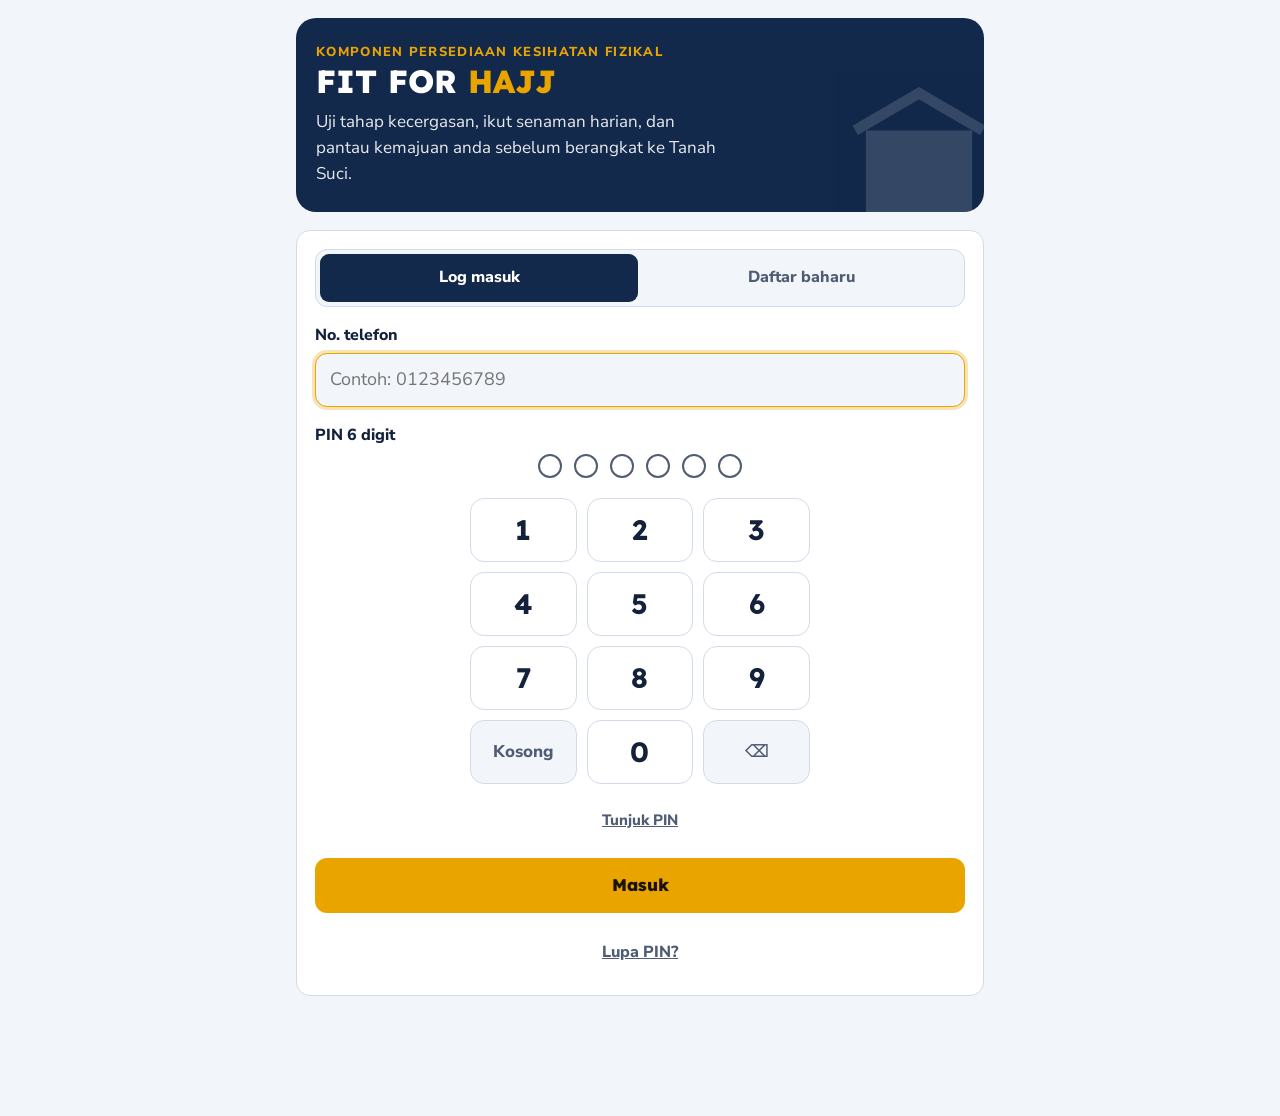
<file: frontend/index.html>
<!doctype html>
<html lang="ms">
<head>
<meta charset="utf-8">
<meta name="viewport" content="width=device-width, initial-scale=1, viewport-fit=cover">
<meta name="theme-color" content="#13294B">
<title>FIT FOR HAJJ · Log Masuk</title>
<link rel="icon" href="data:image/svg+xml,%3Csvg xmlns='http://www.w3.org/2000/svg' viewBox='0 0 32 32'%3E%3Crect x='6' y='11' width='20' height='17' rx='1.5' fill='%230B0B0B' stroke='%23E9A400' stroke-width='1.5'/%3E%3Crect x='6' y='15' width='20' height='3' fill='%23E9A400'/%3E%3Cpath d='M4 11 16 4l12 7' fill='none' stroke='%23E9A400' stroke-width='2'/%3E%3C/svg%3E">
<link rel="preconnect" href="https://fonts.googleapis.com">
<link rel="preconnect" href="https://fonts.gstatic.com" crossorigin>
<link rel="stylesheet" href="https://fonts.googleapis.com/css2?family=Lexend:wght@500;600;700;800&family=Nunito+Sans:wght@400;600;700;800&display=swap">
<link rel="stylesheet" href="css/style.css">
</head>
<body>
<main id="app" aria-live="polite">
  <div class="loading"><div class="spinner"></div>Memuatkan…</div>
</main>
<div class="toast" id="toast" role="status" hidden></div>

<script src="js/config.js"></script>
<script src="js/data.js"></script>
<script src="js/api.js"></script>
<script src="js/ui.js"></script>
<script src="js/login.js"></script>
</body>
</html>
</file>
<file: frontend/css/style.css>
/* FIT FOR HAJJ — gaya (mobile-first, navy + emas, 4 warna komponen) */
:root{
  --navy:#13294B; --navy-2:#1D3A66; --gold:#E9A400; --gold-soft:#FFF3D6;
  --bg:#F2F5FA; --surface:#FFFFFF; --fg:#13213A; --muted:#4F5C73; --line:#D3DBE8;
  --c1:#1278B0; --c1s:#E3F3FC; --c2:#1E8344; --c2s:#E2F5E8; --c3:#647C0B; --c3s:#F1F7DC; --c4:#6A3DBA; --c4s:#EFE8FB;
  --good:#1A7F45; --bad:#B83A26; --onnavy:#FFFFFF;
  --f-head:"Lexend","Segoe UI",system-ui,sans-serif;
  --f-body:"Nunito Sans","Segoe UI",system-ui,sans-serif;
  --r:14px;
  color-scheme:light;
}
@media (prefers-color-scheme: dark){:root:not([data-theme="light"]){
  --navy:#0E1D36; --navy-2:#1A2E50; --gold:#F5B91E; --gold-soft:#3A2F12;
  --bg:#0B1324; --surface:#14203A; --fg:#E8EDF6; --muted:#A9B5CB; --line:#2A3B60;
  --c1:#4DB4EC; --c1s:#12324A; --c2:#4CC77A; --c2s:#123A26; --c3:#B5D040; --c3s:#2E3712; --c4:#A988EC; --c4s:#2A1F45;
  --good:#4CC77A; --bad:#F07A66; --onnavy:#FFFFFF; color-scheme:dark}}
:root[data-theme="dark"]{
  --navy:#0E1D36; --navy-2:#1A2E50; --gold:#F5B91E; --gold-soft:#3A2F12;
  --bg:#0B1324; --surface:#14203A; --fg:#E8EDF6; --muted:#A9B5CB; --line:#2A3B60;
  --c1:#4DB4EC; --c1s:#12324A; --c2:#4CC77A; --c2s:#123A26; --c3:#B5D040; --c3s:#2E3712; --c4:#A988EC; --c4s:#2A1F45;
  --good:#4CC77A; --bad:#F07A66; --onnavy:#FFFFFF; color-scheme:dark}

*{box-sizing:border-box}
html{-webkit-text-size-adjust:100%}
body{margin:0;background:var(--bg);color:var(--fg);font-family:var(--f-body);font-size:17px;line-height:1.55}
body::before{content:"";position:fixed;inset:0 0 auto;height:env(safe-area-inset-top,0px);z-index:30;background:var(--navy)}
h1,h2,h3{font-family:var(--f-head);line-height:1.2;text-wrap:balance;margin:0}
button,input,select,textarea{font:inherit;color:inherit}
button{cursor:pointer}
button:disabled{opacity:.5;cursor:not-allowed}
a{color:inherit}
:focus-visible{outline:3px solid var(--gold);outline-offset:2px}
[hidden]{display:none !important}

/* header */
.top{position:sticky;top:env(safe-area-inset-top,0px);z-index:20;background:var(--navy);color:var(--onnavy);
  padding-block:10px;padding-left:max(16px,env(safe-area-inset-left,0px));padding-right:max(16px,env(safe-area-inset-right,0px))}
.top-in{max-width:720px;margin:0 auto;display:flex;align-items:center;gap:10px}
.wide .top-in,.wide main{max-width:1100px}
.brand{display:flex;align-items:center;gap:10px;font-family:var(--f-head);font-weight:800;letter-spacing:.02em;font-size:18px;min-width:0}
.brand svg{flex:none}
.brand small{display:block;font-family:var(--f-body);font-weight:700;font-size:11px;letter-spacing:.08em;text-transform:uppercase;opacity:.8}
.top .sp{flex:1}
.who{font-size:14px;text-align:right;line-height:1.25;opacity:.9}
@media (max-width:440px){.who{display:none}}
.iconbtn{background:transparent;border:1.5px solid rgba(255,255,255,.4);color:var(--onnavy);border-radius:10px;padding:8px 12px;font-size:15px;font-weight:700;min-height:44px;text-decoration:none;display:inline-flex;align-items:center;gap:6px;white-space:nowrap}
.sync{border:0;border-radius:999px;padding:6px 12px;font-size:13px;font-weight:800;min-height:36px;background:var(--gold);color:#1B1300;white-space:nowrap}
.sync.off{background:#F3D5CF;color:#7A1F10}
.sync.busy{background:rgba(255,255,255,.18);color:var(--onnavy)}

main{max-width:720px;margin:0 auto;padding-block:18px 120px;padding-left:max(16px,env(safe-area-inset-left,0px));padding-right:max(16px,env(safe-area-inset-right,0px));display:grid;gap:18px}
.screen{display:grid;gap:18px;min-width:0}
.back{justify-self:start;background:none;border:0;color:var(--muted);font-weight:800;padding:8px 0;min-height:48px;display:flex;align-items:center;gap:6px;font-size:17px}
.eyebrow{font-size:13px;font-weight:800;letter-spacing:.1em;text-transform:uppercase;color:var(--muted)}
.lead{color:var(--muted);margin:6px 0 0}
.note{font-size:15px;color:var(--muted)}
.err{color:var(--bad);font-weight:700;margin:0}

/* hero / log masuk */
.hero{background:var(--navy);color:var(--onnavy);border-radius:20px;padding:24px 20px;position:relative;overflow:hidden}
.hero h1{font-size:32px;font-weight:800}
.hero h1 span{color:var(--gold)}
.hero p{margin:8px 0 0;opacity:.9;max-width:40ch}
.hero .arch{position:absolute;right:-20px;bottom:-30px;opacity:.14;width:170px;height:170px}
.card{background:var(--surface);border:1px solid var(--line);border-radius:var(--r);padding:18px;min-width:0}
.field{display:grid;gap:6px;min-width:0}
.field label,.field .lbl{font-weight:800;font-size:16px}
.field .hint{font-size:14px;color:var(--muted)}
input[type=text],input[type=tel],input[type=number],input[type=date],input[type=search],input[type=password],textarea,select{width:100%;padding:12px 14px;border:1.5px solid var(--line);border-radius:12px;background:var(--bg);font-size:18px;min-height:54px}
textarea{min-height:80px;resize:vertical;font-size:17px}
input:focus,textarea:focus,select:focus{border-color:var(--gold);outline:none;box-shadow:0 0 0 3px color-mix(in srgb,var(--gold) 30%,transparent)}
.form{display:grid;gap:16px}
.row2{display:grid;grid-template-columns:1fr 1fr;gap:12px}
.row2>*{min-width:0}
.seg{display:flex;background:var(--bg);border:1.5px solid var(--line);border-radius:12px;padding:4px;gap:4px}
.seg button{flex:1;border:0;background:transparent;border-radius:9px;padding:10px;font-weight:800;color:var(--muted);min-height:48px;font-size:16px}
.seg button[aria-pressed=true]{background:var(--navy);color:var(--onnavy)}
.btn{border:0;border-radius:12px;padding:14px 18px;font-weight:800;font-family:var(--f-head);font-size:17px;min-height:54px;background:var(--gold);color:#1B1300;display:inline-flex;align-items:center;justify-content:center;gap:8px;text-decoration:none}
.btn.ghost{background:transparent;border:1.5px solid var(--line);color:var(--fg);font-family:var(--f-body)}
.btn.navy{background:var(--navy);color:var(--onnavy)}
.btn.danger{background:var(--bad);color:#fff}
.btn.block{width:100%}
.btn.sm{min-height:48px;padding:10px 14px;font-size:15px}
.linkbtn{background:none;border:0;color:var(--muted);font-weight:800;text-decoration:underline;padding:10px 0;min-height:48px;font-size:16px}
.info{background:var(--gold-soft);border-radius:12px;padding:14px;font-size:16px}
.info b{color:var(--navy)}
:root[data-theme="dark"] .info b{color:var(--gold)}
@media (prefers-color-scheme: dark){:root:not([data-theme="light"]) .info b{color:var(--gold)}}
.stepper{display:flex;gap:6px;align-items:center;font-size:14px;font-weight:800;color:var(--muted)}
.stepper i{flex:1;height:6px;border-radius:3px;background:var(--line)}
.stepper i.on{background:var(--gold)}

/* PIN pad */
.pinpad{display:grid;gap:14px;justify-items:center}
.pin-dots{display:flex;gap:12px;justify-content:center;min-height:30px}
.pin-dots span{width:24px;height:24px;border-radius:50%;border:2.5px solid var(--muted);display:grid;place-items:center;font-family:var(--f-head);font-weight:800;font-size:15px;transition:background .12s}
.pin-dots span.on{background:var(--navy);border-color:var(--navy);color:var(--onnavy)}
:root[data-theme="dark"] .pin-dots span.on{background:var(--gold);border-color:var(--gold);color:#1B1300}
@media (prefers-color-scheme: dark){:root:not([data-theme="light"]) .pin-dots span.on{background:var(--gold);border-color:var(--gold);color:#1B1300}}
.pin-keys{display:grid;grid-template-columns:repeat(3,1fr);gap:10px;width:100%;max-width:340px}
.pin-keys button{min-height:64px;border-radius:14px;border:1.5px solid var(--line);background:var(--surface);font-family:var(--f-head);font-weight:700;font-size:28px;color:var(--fg)}
.pin-keys button:active{background:var(--gold-soft)}
.pin-keys button.fn{font-size:17px;font-family:var(--f-body);font-weight:800;color:var(--muted);background:var(--bg)}
.pin-show{background:none;border:0;color:var(--muted);font-weight:800;text-decoration:underline;min-height:44px;font-size:15px}
.pinpad.busy{opacity:.55;pointer-events:none}
.pinpad.shake .pin-dots{animation:shake .35s}
@keyframes shake{20%,60%{transform:translateX(-8px)}40%,80%{transform:translateX(8px)}}

/* home */
.greet h2{font-size:26px}
.steps{display:grid;gap:12px}
.step{display:grid;grid-template-columns:auto 1fr auto;gap:14px;align-items:center;text-align:left;width:100%;background:var(--surface);border:1px solid var(--line);border-radius:var(--r);padding:18px 16px;min-height:88px}
.step .n{width:48px;height:48px;border-radius:12px;background:var(--gold-soft);color:var(--navy);display:grid;place-items:center;font-family:var(--f-head);font-weight:800;font-size:20px}
:root[data-theme="dark"] .step .n{color:var(--gold)}
@media (prefers-color-scheme: dark){:root:not([data-theme="light"]) .step .n{color:var(--gold)}}
.step h3{font-size:20px}.step p{margin:2px 0 0;color:var(--muted);font-size:16px}
.chev{color:var(--muted)}
.stats{display:grid;grid-template-columns:repeat(3,1fr);gap:10px}
.stat{background:var(--surface);border:1px solid var(--line);border-radius:12px;padding:12px 8px;text-align:center;min-width:0}
.stat b{display:block;font-family:var(--f-head);font-size:26px;font-variant-numeric:tabular-nums}
.stat span{font-size:14px;color:var(--muted);font-weight:700;line-height:1.25;display:block}

/* tiles */
.grid{display:grid;grid-template-columns:repeat(2,minmax(0,1fr));gap:12px}
@media (max-width:440px){.grid{grid-template-columns:1fr}}
.tile{--c:var(--c1);--cs:var(--c1s);display:grid;gap:8px;text-align:left;background:var(--surface);border:1px solid var(--line);border-top:5px solid var(--c);border-radius:var(--r);padding:16px;min-width:0;color:var(--fg)}
.tile .k{display:inline-flex;align-items:center;gap:6px;align-self:start;justify-self:start;background:var(--cs);color:var(--c);font-size:12px;font-weight:800;letter-spacing:.06em;text-transform:uppercase;padding:4px 10px;border-radius:999px}
.tile h3{font-size:19px}
.tile p{margin:0;font-size:16px;color:var(--muted)}
.tile .meta{font-size:15px;font-weight:800;color:var(--fg);display:flex;align-items:center;gap:6px}
.dot{width:10px;height:10px;border-radius:50%;background:var(--line);display:inline-block}
.dot.on{background:var(--good)}
.k1{--c:var(--c1);--cs:var(--c1s)}.k2{--c:var(--c2);--cs:var(--c2s)}.k3{--c:var(--c3);--cs:var(--c3s)}.k4{--c:var(--c4);--cs:var(--c4s)}.k0{--c:var(--muted);--cs:var(--bg)}

/* detail */
.dhead{--c:var(--c1);--cs:var(--c1s);background:var(--cs);border-radius:var(--r);padding:18px;display:grid;gap:8px}
.dhead h1{font-size:27px}
.dhead .k{color:var(--c);font-size:13px;font-weight:800;letter-spacing:.08em;text-transform:uppercase}
.dhead p{margin:0}
.rx{display:flex;gap:10px;align-items:flex-start;background:var(--surface);border-radius:10px;padding:12px 14px;font-weight:800}
.sec h2{font-size:20px;margin-bottom:10px}
ol.proc{margin:0;padding:0;list-style:none;counter-reset:s;display:grid;gap:12px}
ol.proc li{counter-increment:s;display:grid;grid-template-columns:32px 1fr;gap:12px;align-items:start}
ol.proc li::before{content:counter(s);width:32px;height:32px;border-radius:50%;background:var(--navy);color:var(--onnavy);display:grid;place-items:center;font-family:var(--f-head);font-weight:700;font-size:15px}
.chips{display:flex;flex-wrap:wrap;gap:8px}
.chip{background:var(--surface);border:1px solid var(--line);border-radius:999px;padding:6px 14px;font-size:16px;font-weight:700}
.warn{border:2px solid var(--bad);border-radius:12px;padding:12px 14px;display:flex;gap:10px;font-size:16px;background:var(--surface)}
.warn b{color:var(--bad)}
.unitwrap{position:relative}
.unitwrap input{padding-right:78px}
.unitwrap .u{position:absolute;right:14px;top:50%;transform:translateY(-50%);color:var(--muted);font-weight:800;font-size:15px;pointer-events:none}
.formhead{display:flex;align-items:center;justify-content:space-between;gap:10px;flex-wrap:wrap}
.formhead h2{font-size:20px}
.editing{border:2px solid var(--gold)}
.btnrow{display:flex;gap:10px;flex-wrap:wrap}
.btnrow .btn{flex:1}

/* rekod */
.list{display:grid;gap:10px}
.rec{display:grid;grid-template-columns:1fr auto;gap:6px 10px;align-items:center;background:var(--surface);border:1px solid var(--line);border-radius:12px;padding:12px 14px}
.rec .d{font-weight:800;font-size:16px;font-variant-numeric:tabular-nums;display:flex;gap:8px;align-items:center;flex-wrap:wrap}
.rec .v{font-size:16px;color:var(--muted);grid-column:1}
.rec .acts{grid-row:1/span 2;grid-column:2;display:flex;flex-direction:column;gap:6px}
.rec .acts button{background:none;border:1.5px solid var(--line);border-radius:10px;color:var(--fg);font-size:15px;padding:6px 12px;font-weight:800;min-height:44px;min-width:80px}
.rec .acts button.confirm{border-color:var(--bad);background:var(--bad);color:#fff}
.tag{font-size:12px;font-weight:800;letter-spacing:.06em;padding:3px 9px;border-radius:999px;background:var(--c1s);color:var(--c1);white-space:nowrap}
.tag.post{background:var(--gold-soft);color:var(--navy)}
.tag.wait{background:var(--bg);color:var(--muted);border:1px dashed var(--muted);letter-spacing:0}
:root[data-theme="dark"] .tag.post{color:var(--gold)}
@media (prefers-color-scheme: dark){:root:not([data-theme="light"]) .tag.post{color:var(--gold)}}
.empty{color:var(--muted);font-size:16px;text-align:center;padding:16px;border:1.5px dashed var(--line);border-radius:12px}

/* loading */
.loading{display:grid;justify-items:center;gap:14px;padding:40px 16px;color:var(--muted);font-weight:700;text-align:center}
.spinner{width:40px;height:40px;border-radius:50%;border:4px solid var(--line);border-top-color:var(--gold);animation:spin .8s linear infinite}
.spinner.sm{width:20px;height:20px;border-width:3px;display:inline-block;vertical-align:middle}
@keyframes spin{to{transform:rotate(360deg)}}
.skel{background:linear-gradient(90deg,var(--line),var(--surface),var(--line));background-size:200% 100%;animation:sk 1.2s infinite;border-radius:12px;min-height:72px}
@keyframes sk{to{background-position:-200% 0}}

/* diari */
.diari-actions{display:flex;gap:10px;justify-content:space-between;align-items:center;flex-wrap:wrap}
.printbtn{min-height:48px;padding:10px 14px;font-size:15px}
.tbl-wrap{overflow-x:auto;border:1px solid var(--line);border-radius:12px;background:var(--surface)}
table{border-collapse:collapse;width:100%;font-size:15px;font-variant-numeric:tabular-nums}
th,td{padding:10px 12px;text-align:left;border-bottom:1px solid var(--line);white-space:nowrap;vertical-align:top}
th{background:var(--navy);color:var(--onnavy);font-family:var(--f-head);font-weight:600;font-size:14px}
tr:last-child td{border-bottom:0}
td.sub{color:var(--muted);font-size:14px}
td.wrap{white-space:normal;min-width:170px}
.delta{font-weight:800}.delta.up{color:var(--good)}.delta.down{color:var(--bad)}
.week{display:flex;align-items:center;justify-content:space-between;gap:8px;margin-bottom:10px;text-align:center}
.week b{font-family:var(--f-head);font-size:16px;line-height:1.3}
.week button{background:var(--surface);border:1.5px solid var(--line);border-radius:12px;min-width:52px;min-height:52px;font-weight:800;font-size:24px}
.wk td,.wk th{text-align:center;padding:8px 6px}
.wk td:first-child,.wk th:first-child{text-align:left;padding-left:12px}
.dnum{font-weight:400;opacity:.75;font-size:12px}
.tick{display:inline-grid;place-items:center;width:28px;height:28px;border-radius:8px;border:1.5px solid var(--line);font-weight:800}
.tick.on{background:var(--good);border-color:var(--good);color:#fff}
.tabs{display:flex;gap:8px;overflow-x:auto}
.tabs button{border:1.5px solid var(--line);background:var(--surface);border-radius:999px;padding:10px 16px;font-weight:800;white-space:nowrap;min-height:48px;font-size:16px}
.tabs button[aria-pressed=true]{background:var(--navy);border-color:var(--navy);color:var(--onnavy)}
.profbox{display:flex;gap:12px;align-items:center}
.profbox h2{font-size:20px}
.avatar{width:42px;height:42px;border-radius:50%;background:var(--navy);color:var(--gold);display:grid;place-items:center;font-family:var(--f-head);font-weight:700;flex:none}

/* nav bawah */
nav.tabbar{position:fixed;left:0;right:0;bottom:0;z-index:20;background:var(--surface);border-top:1px solid var(--line);
  padding-bottom:env(safe-area-inset-bottom,0px);padding-left:max(8px,env(safe-area-inset-left,0px));padding-right:max(8px,env(safe-area-inset-right,0px))}
.tabbar-in{max-width:720px;margin:0 auto;display:grid;grid-template-columns:repeat(4,1fr)}
.tabbar a{text-decoration:none;padding:10px 4px 12px;display:grid;justify-items:center;gap:3px;font-size:14px;font-weight:800;color:var(--muted);min-height:64px}
.tabbar a[aria-current=page]{color:var(--fg)}
.tabbar a[aria-current=page] svg{color:var(--gold)}
.toast{position:fixed;left:50%;bottom:calc(92px + env(safe-area-inset-bottom,0px));transform:translateX(-50%);background:var(--navy);color:var(--onnavy);padding:14px 20px;border-radius:12px;font-weight:800;z-index:40;box-shadow:0 8px 24px rgba(0,0,0,.25);max-width:calc(100vw - 32px);text-align:center}
.toast.err{background:var(--bad);color:#fff}
@media (prefers-reduced-motion:no-preference){.screen{animation:in .22s ease-out}@keyframes in{from{opacity:.4;transform:translateY(6px)}to{opacity:1;transform:none}}}

/* fisio */
.ftabs{display:flex;gap:8px;flex-wrap:wrap}
.toolbar{display:grid;grid-template-columns:minmax(0,220px) minmax(0,1fr) auto;gap:10px;align-items:end}
@media (max-width:640px){.toolbar{grid-template-columns:1fr}}
.dtable tbody tr{cursor:pointer}
.dtable tbody tr:hover td{background:var(--bg)}
.dtable td .namebtn{background:none;border:0;padding:0;font-weight:800;text-align:left;color:var(--fg);text-decoration:underline;text-underline-offset:3px;min-height:32px}
.pill{display:inline-block;padding:2px 10px;border-radius:999px;font-weight:800;font-size:13px;background:var(--bg);border:1px solid var(--line)}
.pill.ok{background:var(--good);border-color:var(--good);color:#fff}
.pill.part{background:var(--gold-soft);border-color:var(--gold);color:var(--fg)}
.kpis{display:grid;grid-template-columns:repeat(auto-fit,minmax(150px,1fr));gap:10px}
.split{display:grid;grid-template-columns:minmax(0,1fr);gap:18px}

/* ---------- CETAK (A4, satu muka) ---------- */
.print-sheet{display:none}
@media print{
  @page{size:A4 portrait;margin:10mm}
  :root{color-scheme:light}
  body{background:#fff !important;color:#000;font-size:10pt}
  body::before,.top,nav.tabbar,.toast,#app>.screen>*:not(.print-sheet),.noprint{display:none !important}
  main,#app{display:block !important;padding:0 !important;max-width:none !important}
  .screen{display:block !important;animation:none !important}
  .print-sheet{display:block !important;color:#000;font-family:Arial,Helvetica,sans-serif;line-height:1.3}
  .ps-head{display:flex;align-items:center;gap:10px;border-bottom:2.5pt solid #13294B;padding-bottom:6px;margin-bottom:8px}
  .ps-head h1{font-size:16pt;color:#13294B;letter-spacing:.03em;font-family:Arial,Helvetica,sans-serif}
  .ps-head p{margin:0;font-size:9pt;color:#444}
  .print-sheet h2{font-size:11pt;margin:10px 0 4px;color:#13294B;font-family:Arial,Helvetica,sans-serif}
  .print-sheet table{width:100%;border-collapse:collapse;font-size:9pt;page-break-inside:avoid}
  .print-sheet th,.print-sheet td{border:0.75pt solid #777;padding:3px 5px;white-space:normal;background:none;color:#000;font-family:Arial,Helvetica,sans-serif;font-size:9pt}
  .print-sheet thead th{background:#E8ECF3 !important;-webkit-print-color-adjust:exact;print-color-adjust:exact;font-weight:700}
  .print-sheet .ps-info th{width:16%;text-align:left;background:#F4F6FA !important;-webkit-print-color-adjust:exact;print-color-adjust:exact}
  .print-sheet td.c,.print-sheet th{text-align:center}
  .print-sheet .ps-info th{text-align:left}
  .print-sheet small{font-weight:400;font-size:7.5pt;color:#444}
  .ps-empty{font-size:9pt;color:#444;margin:2px 0}
  .ps-sign{display:grid;grid-template-columns:2fr 1.2fr 1fr;gap:12px;margin-top:14px}
  .ps-sign div{border-bottom:0.75pt solid #000;height:38px;position:relative}
  .ps-sign span{position:absolute;bottom:-14px;left:0;font-size:8pt;color:#444}
  .print-sheet{padding-right:1px}
  .print-sheet tr:last-child td{border-bottom:0.75pt solid #777}
  .ps-foot{margin-top:22px;font-size:7.5pt;color:#555;border-top:0.5pt solid #aaa;padding-top:4px}
}

/* elak limpahan mendatar dalam grid */
main>*,.screen>*{min-width:0}
.brand>div{white-space:nowrap}
@media (max-width:440px){.brand small{display:none}.brand{font-size:16px}}
.toolbar>.btn{justify-self:start}

/* gambar ilustrasi ujian / senaman */
.pic{margin:0;background:var(--surface);border:1px solid var(--line);border-radius:var(--r);overflow:hidden}
.pic img{display:block;width:100%;height:auto;max-height:460px;object-fit:contain;background:#fff}
.pic.thumb{border:0;border-radius:10px;margin:-2px 0 4px}
.pic.thumb img{height:140px;max-height:none;object-fit:cover}
.pic.thumb img{object-position:center 25%}

/* video YouTube */
.yt{position:relative;aspect-ratio:16/9;border-radius:var(--r);overflow:hidden;background:#000;cursor:pointer;border:1px solid var(--line)}
.yt img{width:100%;height:100%;object-fit:cover;display:block;opacity:.85}
.yt iframe{position:absolute;inset:0;width:100%;height:100%;border:0}
.yt-play{position:absolute;left:50%;top:50%;transform:translate(-50%,-50%);width:76px;height:76px;border-radius:50%;background:var(--gold);color:#1B1300;display:grid;place-items:center;box-shadow:0 6px 20px rgba(0,0,0,.35)}
.yt-play svg{margin-left:4px}
.yt-cap{position:absolute;left:0;right:0;bottom:0;padding:22px 14px 10px;background:linear-gradient(transparent,rgba(0,0,0,.75));color:#fff;font-weight:800;font-size:15px}
.yt-link{display:inline-flex;align-items:center;min-height:48px;font-weight:800;color:var(--muted)}

/* senaman tambahan */
.tlist{margin:12px 0 0;padding-left:24px;display:grid;gap:4px;font-size:16px}
.checks{border:0;padding:0;margin:0;display:grid;gap:8px}
.checks legend{margin-bottom:6px;padding:0}
.checks label{display:flex;gap:12px;align-items:center;min-height:52px;padding:10px 14px;border:1.5px solid var(--line);border-radius:12px;background:var(--bg);font-weight:700;cursor:pointer}
.checks label:has(input:checked){border-color:var(--good);background:color-mix(in srgb,var(--good) 10%,var(--bg))}
.checks input[type=checkbox]{width:26px;height:26px;accent-color:var(--good);flex:none}
.tlist-h{font-size:17px;margin:14px 0 0}

/* grid mingguan berkumpulan (semua senaman) */
.wk tr.wk-h td{background:var(--bg);color:var(--muted);font-family:var(--f-head);font-weight:700;font-size:13px;letter-spacing:.06em;text-transform:uppercase;text-align:left !important;padding:8px 12px}
.wk tr.wk-sub td:first-child{padding-left:26px;color:var(--muted);font-size:14px}
.wk td:first-child{white-space:normal;min-width:150px;max-width:210px}
.wk tr.wk-sub .tick{width:24px;height:24px;border-radius:6px}
@media print{
  .print-sheet .ps-wk th,.print-sheet .ps-wk td{padding:1px 4px;font-size:7.5pt;line-height:1.15}
  .print-sheet .ps-wk tr.ps-h td{background:#E8ECF3 !important;-webkit-print-color-adjust:exact;print-color-adjust:exact;font-weight:700;font-size:7.5pt;text-align:left}
  .print-sheet .ps-wk tr.ps-sub td:first-child{padding-left:12px;color:#333}
  .print-sheet .ps-wk td:first-child{width:38%;text-align:left}
  .print-sheet .ps-wk{page-break-inside:auto}
  .print-sheet .ps-wk tr{page-break-inside:avoid}
}
@media print{.print-sheet h2.ps-c{page-break-before:always;break-before:page;margin-top:0}}
.wk th:first-child,.wk td:first-child{position:sticky;left:0;z-index:1;background:var(--surface);box-shadow:1px 0 0 var(--line)}
.wk th:first-child{background:var(--navy)}
.wk tr.wk-h td{position:sticky;left:0;background:var(--bg)}
@media print{.wk th:first-child,.wk td:first-child{position:static;box-shadow:none}}

/* intensiti senaman tambahan */
.checks .tk{border:1.5px solid var(--line);border-radius:12px;background:var(--bg)}
.checks .tk.on{border-color:var(--good);background:color-mix(in srgb,var(--good) 10%,var(--bg))}
.checks .tk label{border:0;background:none;min-height:52px}
.checks .tk label:has(input:checked){background:none}
.checks .ti{display:flex;align-items:center;gap:8px;padding:0 14px 12px 52px;flex-wrap:wrap}
.checks .ti .unitwrap{flex:1 1 0;max-width:150px;min-width:0}
.checks .ti input{width:100%;height:auto;min-height:48px;font-size:18px;padding:8px 12px}
.checks .ti .unitwrap input{padding-right:44px;padding-left:10px}
.checks .ti .u{right:10px;font-size:14px}
.checks .ti .tx{font-weight:800;color:var(--muted)}
</file>
